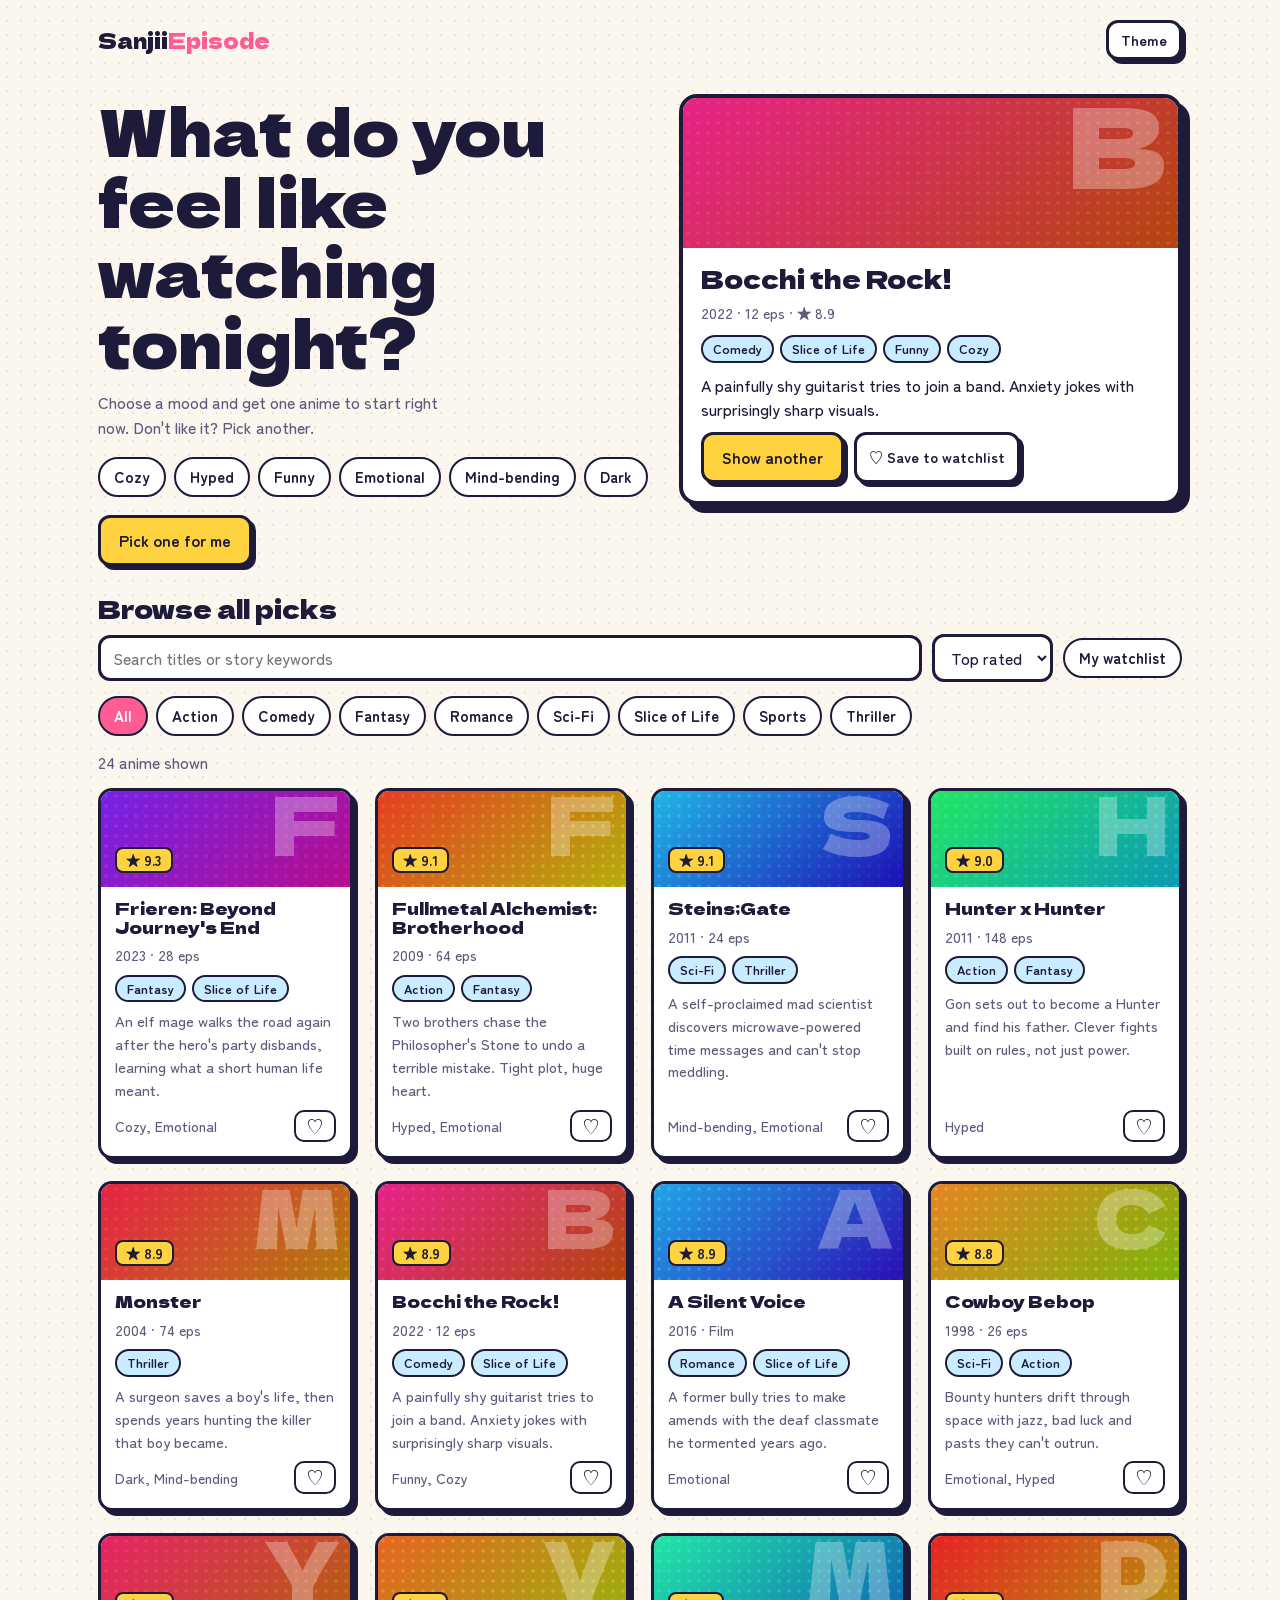
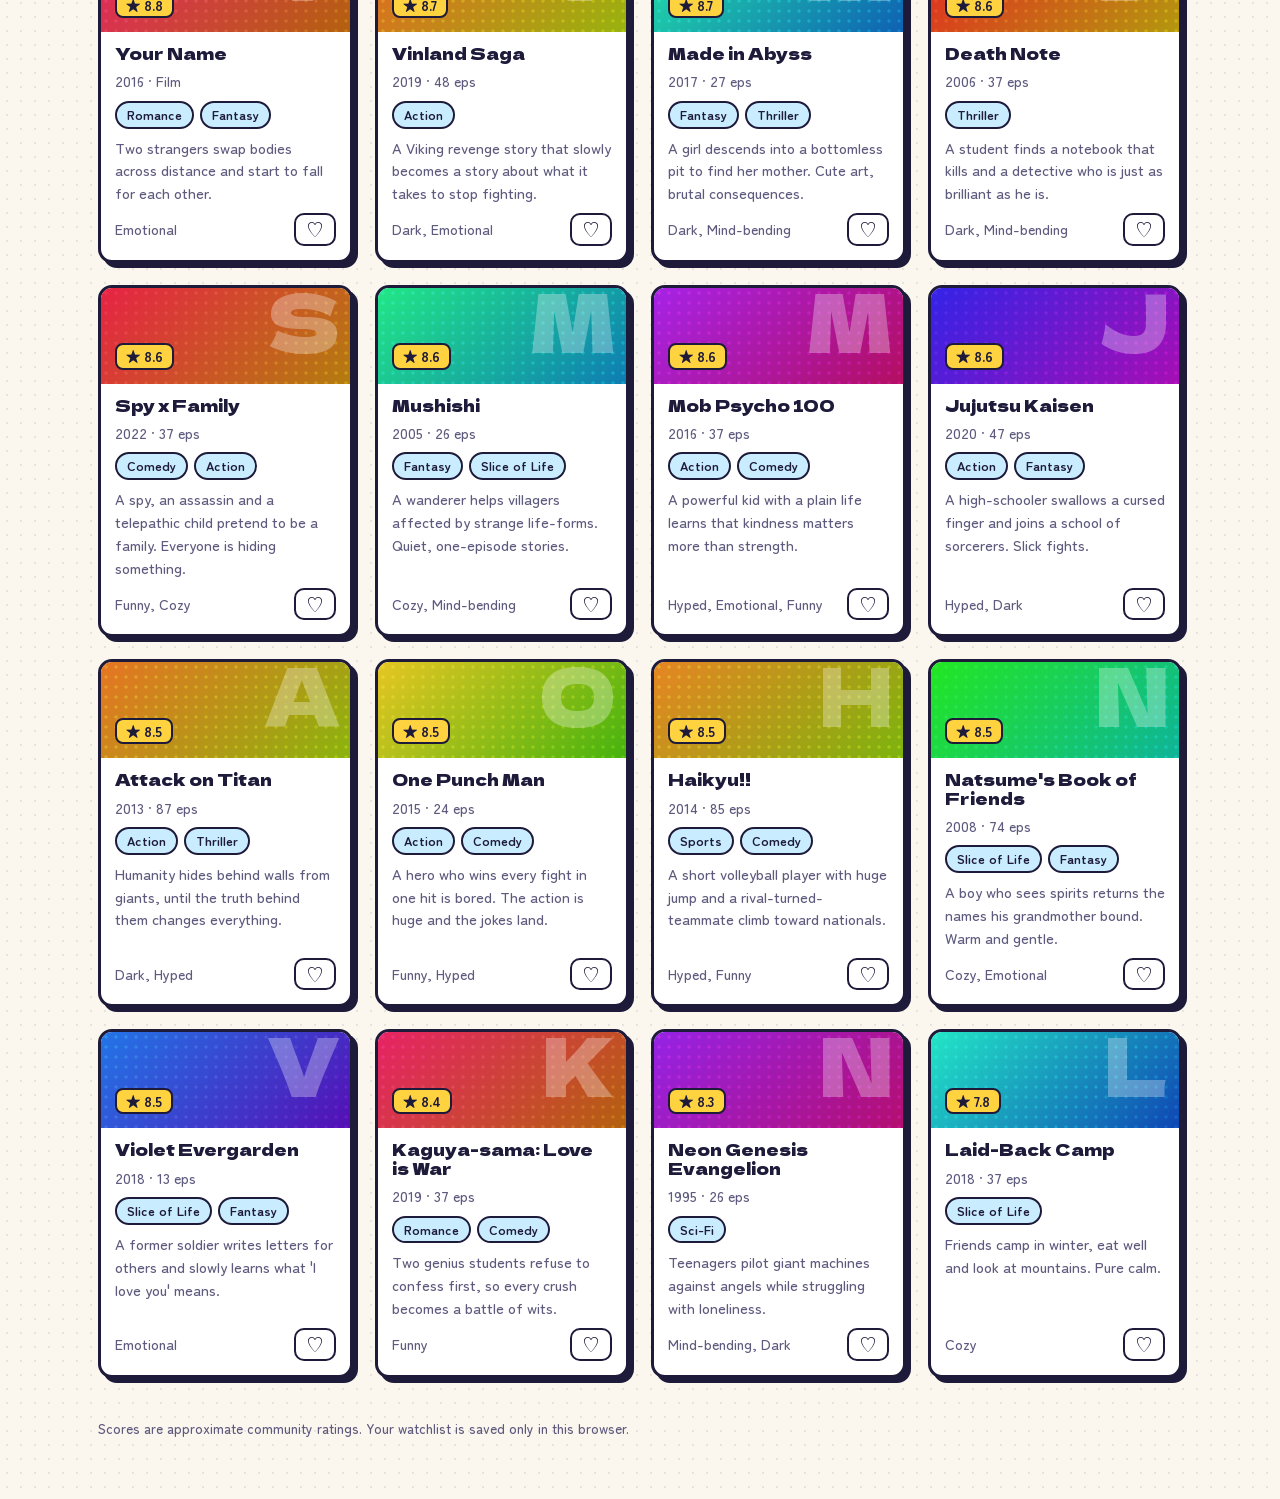
<file: index.html>
<!doctype html>
<html lang="en">
  <head>
    <meta charset="utf-8" />
    <meta
      name="viewport"
      content="width=device-width, initial-scale=1, viewport-fit=cover"
    />
    <title>Sanjii Episode – Anime picks for your mood</title>
    <link rel="preconnect" href="https://fonts.googleapis.com" />
    <link
      href="https://fonts.googleapis.com/css2?family=Dela+Gothic+One&family=Zen+Maru+Gothic:wght@400;500;700&display=swap"
      rel="stylesheet"
    />
    <link rel="stylesheet" href="style.css" />
  </head>
  <body>
    <div class="wrap">
      <header>
        <div class="logo">Sanjii<span>Episode</span></div>
        <button
          class="btn small"
          id="theme"
          aria-label="Toggle light and dark theme"
        >
          Theme
        </button>
      </header>

      <section class="hero">
        <div>
          <h1>What do you feel like watching tonight?</h1>
          <p class="lead">
            Choose a mood and get one anime to start right now. Don't like it?
            Pick another.
          </p>
          <div class="chips" id="moods" role="group" aria-label="Moods"></div>
          <p style="margin: 18px 0 0">
            <button class="btn" id="roll">Pick one for me</button>
          </p>
        </div>
        <article class="pick" id="pick" aria-live="polite"></article>
      </section>

      <section>
        <h2 style="font-size: 1.6rem; margin-bottom: 12px">Browse all picks</h2>
        <div class="tools">
          <input
            id="q"
            type="search"
            placeholder="Search titles or story keywords"
            aria-label="Search anime"
          />
          <select id="sort" aria-label="Sort by">
            <option value="score">Top rated</option>
            <option value="year">Newest</option>
            <option value="eps">Shortest</option>
            <option value="title">A to Z</option>
          </select>
          <button class="chip" id="onlyFav" aria-pressed="false">
            My watchlist
          </button>
        </div>
        <div
          class="chips"
          id="genres"
          role="group"
          aria-label="Genres"
          style="margin-bottom: 14px"
        ></div>
        <p class="count" id="count"></p>
        <div class="grid" id="grid"></div>
      </section>

      <footer>
        Scores are approximate community ratings. Your watchlist is saved only
        in this browser.
      </footer>
    </div>

    <script src="app.js"></script>
  </body>
</html>
</file>
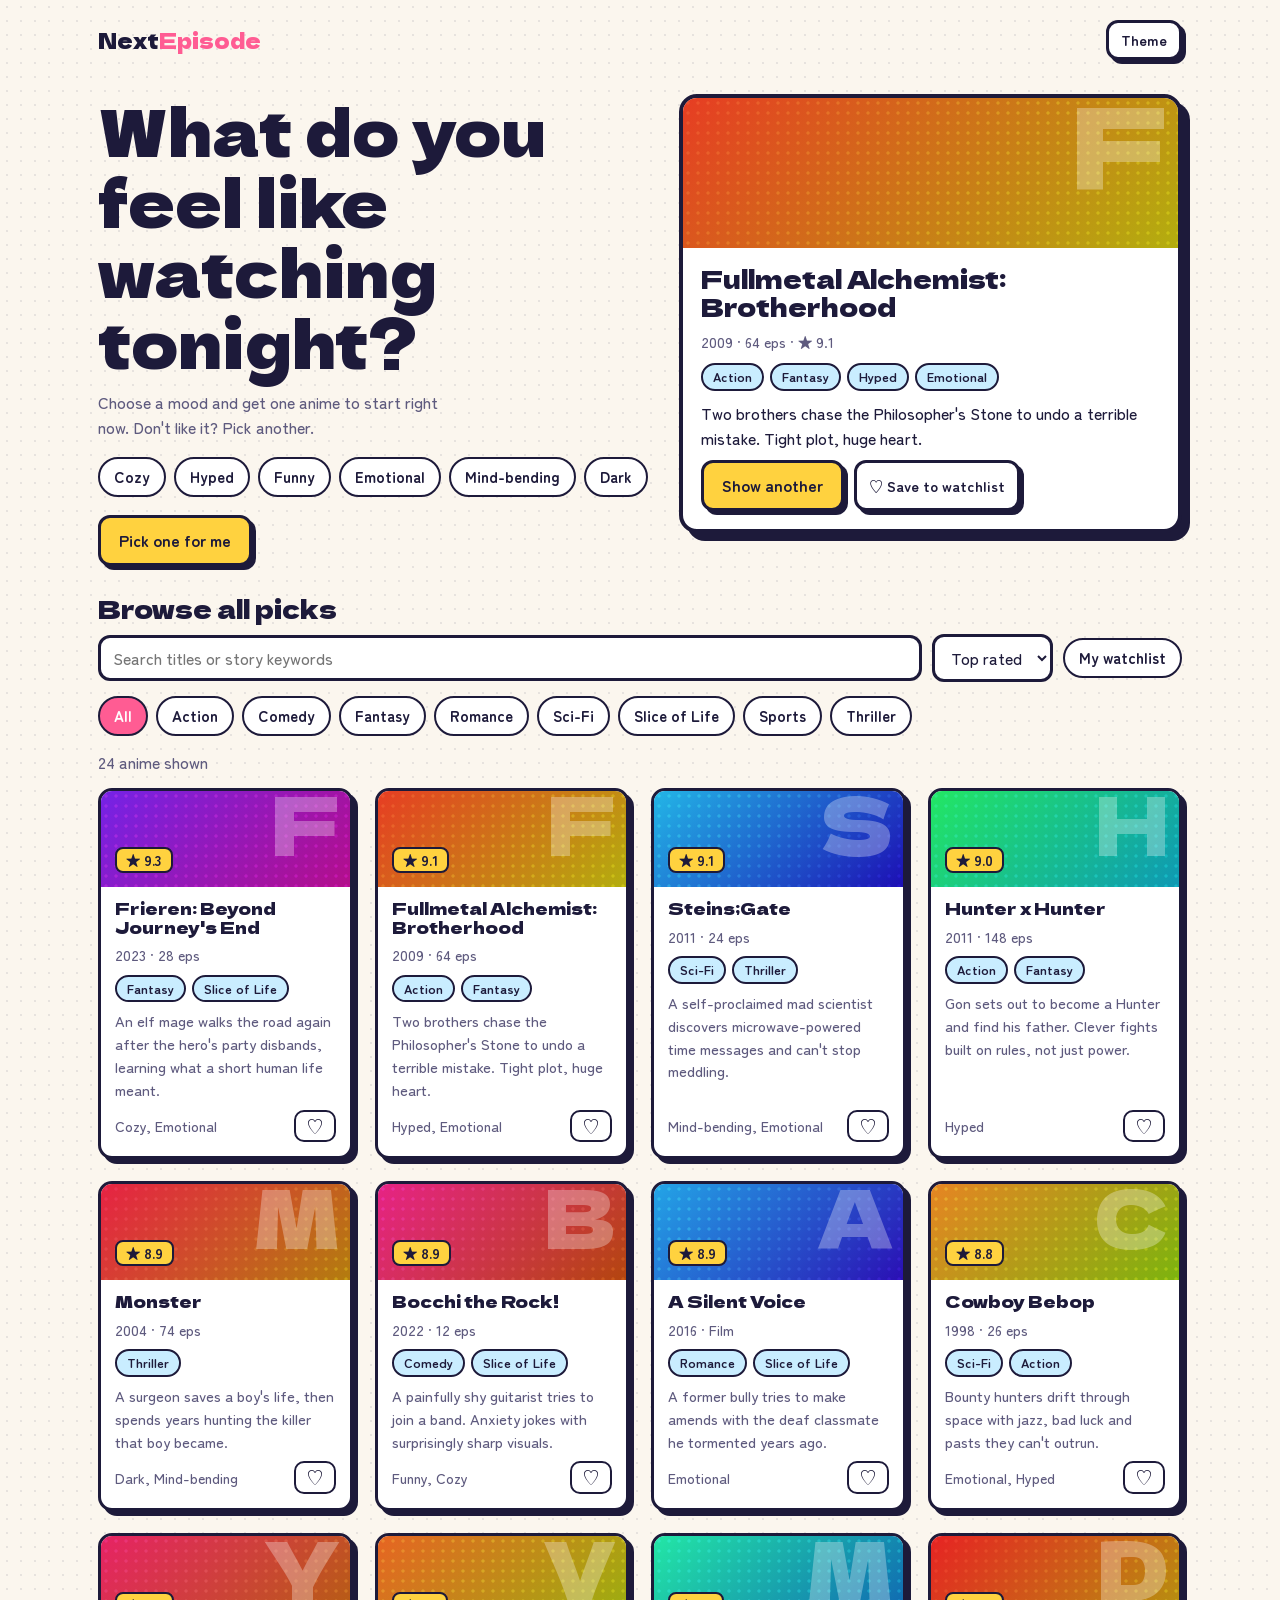
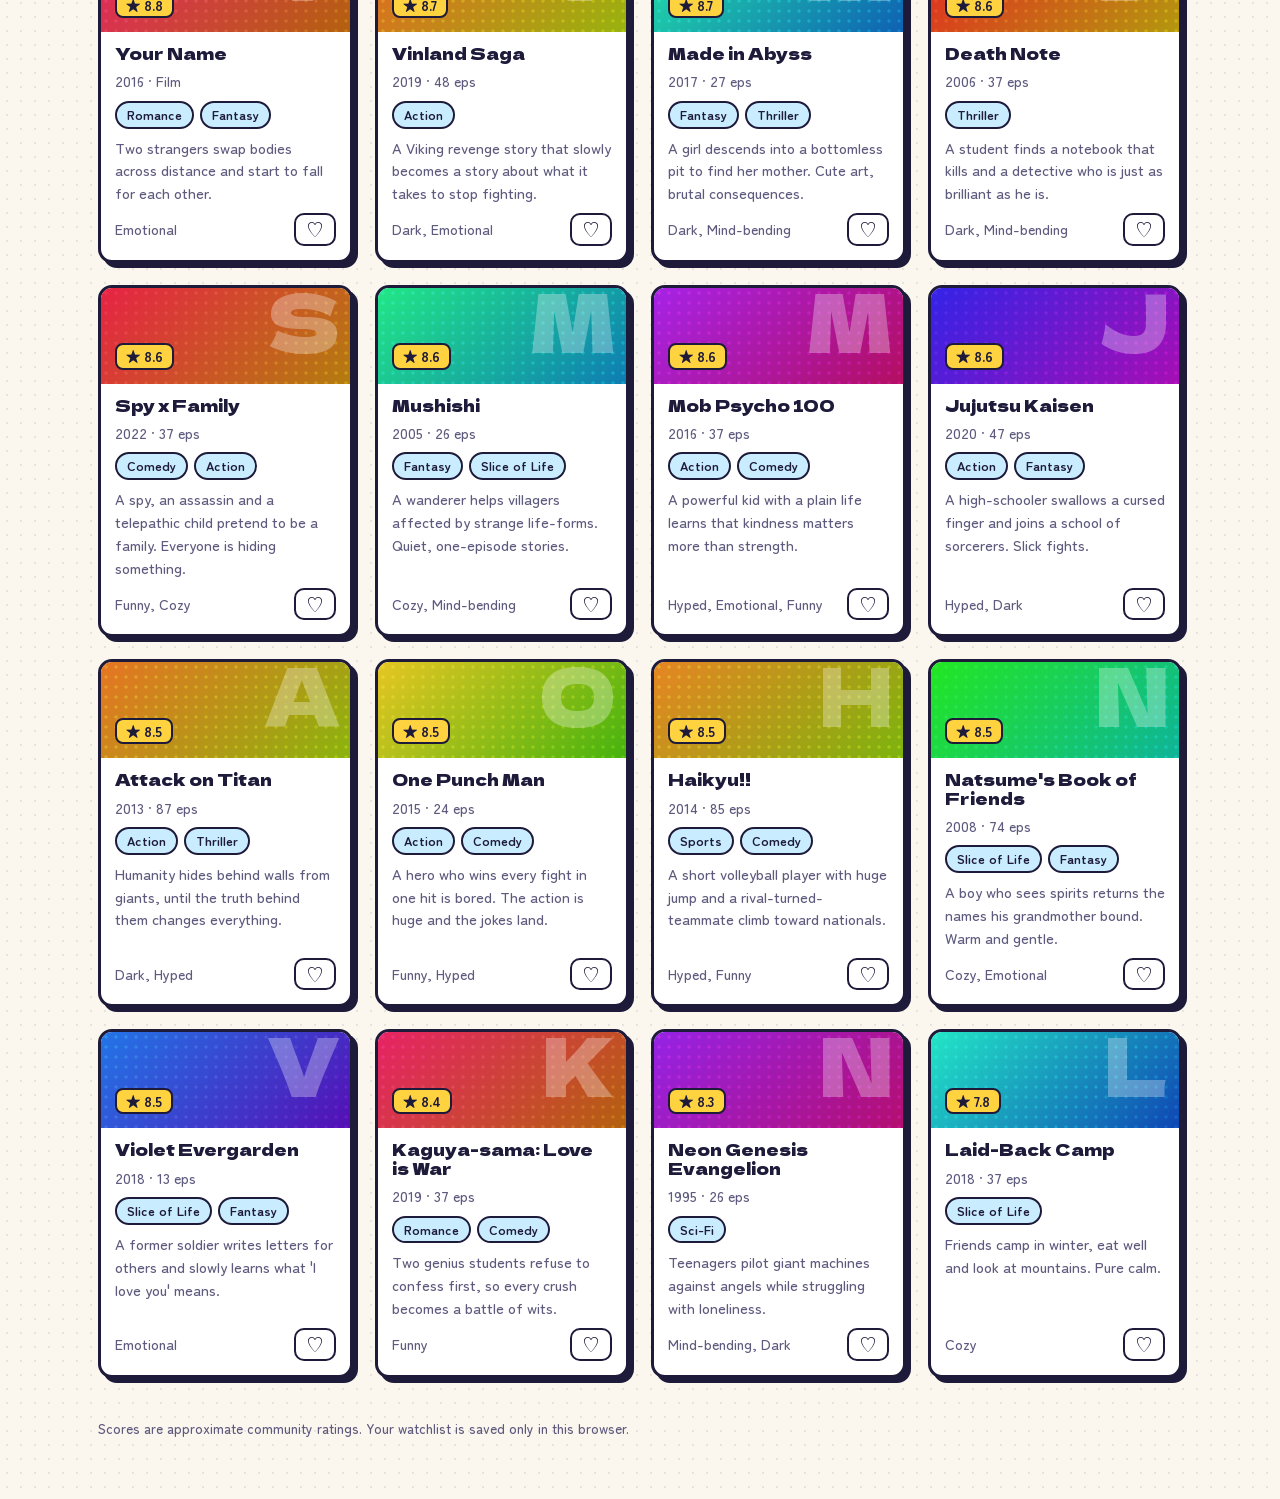
<file: anime-picker.html>
<!DOCTYPE html>
<html lang="en">
<head>
<meta charset="utf-8">
<meta name="viewport" content="width=device-width, initial-scale=1, viewport-fit=cover">
<title>Next Episode – Anime picks for your mood</title>
<link rel="preconnect" href="https://fonts.googleapis.com">
<link href="https://fonts.googleapis.com/css2?family=Dela+Gothic+One&family=Zen+Maru+Gothic:wght@400;500;700&display=swap" rel="stylesheet">
<style>
:root{--bg:#fbf6ee;--ink:#1d1a3a;--card:#fff;--muted:#5e5a7e;--pink:#ff5c93;--sky:#4cc3ff;--sun:#ffd23f;--shadow:#1d1a3a;
box-sizing:border-box;padding-top:env(safe-area-inset-top,0px);padding-bottom:env(safe-area-inset-bottom,0px)}
@media (prefers-color-scheme:dark){:root:not([data-theme="light"]){--bg:#181533;--ink:#f4efff;--card:#25214a;--muted:#b4aedb;--shadow:#000}}
:root[data-theme="dark"]{--bg:#181533;--ink:#f4efff;--card:#25214a;--muted:#b4aedb;--shadow:#000}
html{scroll-padding-top:env(safe-area-inset-top,0px)}
*{box-sizing:border-box}
body{margin:0;background:var(--bg);color:var(--ink);font:500 16px/1.55 "Zen Maru Gothic",system-ui,sans-serif;
background-image:radial-gradient(color-mix(in srgb,var(--ink) 9%,transparent) 1.2px,transparent 1.4px);background-size:14px 14px}
h1,h2,h3{font-family:"Dela Gothic One","Arial Black",Impact,sans-serif;font-weight:400;margin:0;line-height:1.1}
.wrap{max-width:1120px;margin:0 auto;padding:20px 18px 60px}
header{display:flex;justify-content:space-between;align-items:center;gap:12px}
.logo{font-family:"Dela Gothic One","Arial Black",sans-serif;font-size:1.3rem}
.logo span{color:var(--pink)}
button{font:inherit;color:inherit;cursor:pointer}
:focus-visible{outline:3px solid var(--sky);outline-offset:2px}
.btn{border:3px solid var(--ink);background:var(--sun);color:#1d1a3a;font-weight:700;padding:10px 18px;border-radius:12px;box-shadow:4px 4px 0 var(--shadow);transition:transform .12s,box-shadow .12s}
.btn:active{transform:translate(3px,3px);box-shadow:1px 1px 0 var(--shadow)}
.btn.small{padding:6px 12px;font-size:.9rem;background:var(--card);color:var(--ink)}
.hero{margin:34px 0 28px;display:grid;grid-template-columns:1.1fr 1fr;gap:28px;align-items:start}
.hero h1{font-size:clamp(2.2rem,6vw,4rem)}
.hero p.lead{color:var(--muted);max-width:44ch;margin:14px 0 18px}
.chips{display:flex;flex-wrap:wrap;gap:8px}
.chip{border:2.5px solid var(--ink);background:var(--card);padding:6px 14px;border-radius:99px;font-weight:700;font-size:.95rem;transition:background .12s}
.chip[aria-pressed="true"]{background:var(--pink);color:#fff}
.pick{border:4px solid var(--ink);border-radius:18px;background:var(--card);box-shadow:8px 8px 0 var(--shadow);overflow:hidden;min-height:340px;display:flex;flex-direction:column}
.art{position:relative;display:flex;align-items:flex-end;padding:14px;color:#fff;overflow:hidden}
.art::before{content:"";position:absolute;inset:0;background:radial-gradient(rgba(255,255,255,.28) 1.5px,transparent 1.7px) 0 0/10px 10px;mix-blend-mode:overlay}
.art b{position:absolute;right:10px;top:-14px;font:400 7rem/1 "Dela Gothic One","Arial Black",sans-serif;opacity:.3}
.pick .art{height:150px}
.pick .body{padding:16px 18px 18px;display:flex;flex-direction:column;gap:10px;flex:1}
.pick h2{font-size:1.6rem}
.meta{color:var(--muted);font-size:.9rem}
.tags{display:flex;flex-wrap:wrap;gap:6px}
.tag{font-size:.8rem;font-weight:700;padding:2px 10px;border-radius:99px;background:color-mix(in srgb,var(--sky) 30%,transparent);border:2px solid var(--ink)}
.actions{margin-top:auto;display:flex;gap:10px;flex-wrap:wrap}
.tools{display:flex;flex-wrap:wrap;gap:10px;align-items:center;margin:8px 0 14px}
.tools input,.tools select{font:inherit;border:3px solid var(--ink);background:var(--card);color:var(--ink);padding:8px 12px;border-radius:12px;min-width:0}
.tools input{flex:1 1 200px}
.count{color:var(--muted);margin:0 0 14px}
.grid{display:grid;grid-template-columns:repeat(auto-fill,minmax(230px,1fr));gap:22px}
.card{border:3px solid var(--ink);border-radius:14px;background:var(--card);box-shadow:5px 5px 0 var(--shadow);display:flex;flex-direction:column;overflow:hidden}
.card .art{height:96px}
.card .art b{font-size:5rem;top:-10px}
.card .art .score{position:relative;font-weight:700;background:var(--sun);color:#1d1a3a;border:2px solid var(--ink);padding:0 9px;border-radius:8px;font-size:.9rem}
.card .body{padding:12px 14px 14px;display:flex;flex-direction:column;gap:8px;flex:1}
.card h3{font-size:1.05rem}
.card p{margin:0;font-size:.92rem;color:var(--muted)}
.card .foot{margin-top:auto;display:flex;justify-content:space-between;align-items:center}
.heart{border:2.5px solid var(--ink);background:var(--card);border-radius:10px;padding:2px 10px;font-size:1.1rem;line-height:1.4}
.heart[aria-pressed="true"]{background:var(--pink);color:#fff}
.empty{border:3px dashed var(--ink);border-radius:14px;padding:30px;text-align:center;color:var(--muted)}
footer{margin-top:40px;color:var(--muted);font-size:.85rem}
@media(max-width:760px){.hero{grid-template-columns:1fr}}
@media(prefers-reduced-motion:reduce){*{transition:none!important}}
@keyframes pop{from{transform:scale(.97) rotate(-.6deg)}to{transform:none}}
.pick.swap{animation:pop .25s}
</style>
</head>
<body>
<div class="wrap">
<header>
  <div class="logo">Next<span>Episode</span></div>
  <button class="btn small" id="theme" aria-label="Toggle light and dark theme">Theme</button>
</header>

<section class="hero">
  <div>
    <h1>What do you feel like watching tonight?</h1>
    <p class="lead">Choose a mood and get one anime to start right now. Don't like it? Pick another.</p>
    <div class="chips" id="moods" role="group" aria-label="Moods"></div>
    <p style="margin:18px 0 0"><button class="btn" id="roll">Pick one for me</button></p>
  </div>
  <article class="pick" id="pick" aria-live="polite"></article>
</section>

<section>
  <h2 style="font-size:1.6rem;margin-bottom:12px">Browse all picks</h2>
  <div class="tools">
    <input id="q" type="search" placeholder="Search titles or story keywords" aria-label="Search anime">
    <select id="sort" aria-label="Sort by">
      <option value="score">Top rated</option>
      <option value="year">Newest</option>
      <option value="eps">Shortest</option>
      <option value="title">A to Z</option>
    </select>
    <button class="chip" id="onlyFav" aria-pressed="false">My watchlist</button>
  </div>
  <div class="chips" id="genres" role="group" aria-label="Genres" style="margin-bottom:14px"></div>
  <p class="count" id="count"></p>
  <div class="grid" id="grid"></div>
</section>

<footer>Scores are approximate community ratings. Your watchlist is saved only in this browser.</footer>
</div>

<script>
// title, year, episodes (1 = film), score, genres, moods, hue, blurb
const D=[
["Frieren: Beyond Journey's End",2023,28,9.3,["Fantasy","Slice of Life"],["Cozy","Emotional"],265,"An elf mage walks the road again after the hero's party disbands, learning what a short human life meant."],
["Fullmetal Alchemist: Brotherhood",2009,64,9.1,["Action","Fantasy"],["Hyped","Emotional"],8,"Two brothers chase the Philosopher's Stone to undo a terrible mistake. Tight plot, huge heart."],
["Steins;Gate",2011,24,9.1,["Sci-Fi","Thriller"],["Mind-bending","Emotional"],195,"A self-proclaimed mad scientist discovers microwave-powered time messages and can't stop meddling."],
["Hunter x Hunter",2011,148,9.0,["Action","Fantasy"],["Hyped"],140,"Gon sets out to become a Hunter and find his father. Clever fights built on rules, not just power."],
["Monster",2004,74,8.9,["Thriller"],["Dark","Mind-bending"],350,"A surgeon saves a boy's life, then spends years hunting the killer that boy became."],
["Bocchi the Rock!",2022,12,8.9,["Comedy","Slice of Life"],["Funny","Cozy"],330,"A painfully shy guitarist tries to join a band. Anxiety jokes with surprisingly sharp visuals."],
["A Silent Voice",2016,1,8.9,["Romance","Slice of Life"],["Emotional"],200,"A former bully tries to make amends with the deaf classmate he tormented years ago."],
["Cowboy Bebop",1998,26,8.8,["Sci-Fi","Action"],["Emotional","Hyped"],30,"Bounty hunters drift through space with jazz, bad luck and pasts they can't outrun."],
["Your Name",2016,1,8.8,["Romance","Fantasy"],["Emotional"],340,"Two strangers swap bodies across distance and start to fall for each other."],
["Vinland Saga",2019,48,8.7,["Action"],["Dark","Emotional"],20,"A Viking revenge story that slowly becomes a story about what it takes to stop fighting."],
["Made in Abyss",2017,27,8.7,["Fantasy","Thriller"],["Dark","Mind-bending"],160,"A girl descends into a bottomless pit to find her mother. Cute art, brutal consequences."],
["Death Note",2006,37,8.6,["Thriller"],["Dark","Mind-bending"],0,"A student finds a notebook that kills and a detective who is just as brilliant as he is."],
["Spy x Family",2022,37,8.6,["Comedy","Action"],["Funny","Cozy"],350,"A spy, an assassin and a telepathic child pretend to be a family. Everyone is hiding something."],
["Mushishi",2005,26,8.6,["Fantasy","Slice of Life"],["Cozy","Mind-bending"],150,"A wanderer helps villagers affected by strange life-forms. Quiet, one-episode stories."],
["Mob Psycho 100",2016,37,8.6,["Action","Comedy"],["Hyped","Emotional","Funny"],280,"A powerful kid with a plain life learns that kindness matters more than strength."],
["Jujutsu Kaisen",2020,47,8.6,["Action","Fantasy"],["Hyped","Dark"],245,"A high-schooler swallows a cursed finger and joins a school of sorcerers. Slick fights."],
["Attack on Titan",2013,87,8.5,["Action","Thriller"],["Dark","Hyped"],25,"Humanity hides behind walls from giants, until the truth behind them changes everything."],
["One Punch Man",2015,24,8.5,["Action","Comedy"],["Funny","Hyped"],50,"A hero who wins every fight in one hit is bored. The action is huge and the jokes land."],
["Haikyu!!",2014,85,8.5,["Sports","Comedy"],["Hyped","Funny"],30,"A short volleyball player with huge jump and a rival-turned-teammate climb toward nationals."],
["Natsume's Book of Friends",2008,74,8.5,["Slice of Life","Fantasy"],["Cozy","Emotional"],120,"A boy who sees spirits returns the names his grandmother bound. Warm and gentle."],
["Violet Evergarden",2018,13,8.5,["Slice of Life","Fantasy"],["Emotional"],215,"A former soldier writes letters for others and slowly learns what 'I love you' means."],
["Kaguya-sama: Love is War",2019,37,8.4,["Romance","Comedy"],["Funny"],340,"Two genius students refuse to confess first, so every crush becomes a battle of wits."],
["Neon Genesis Evangelion",1995,26,8.3,["Sci-Fi"],["Mind-bending","Dark"],275,"Teenagers pilot giant machines against angels while struggling with loneliness."],
["Laid-Back Camp",2018,37,7.8,["Slice of Life"],["Cozy"],170,"Friends camp in winter, eat well and look at mountains. Pure calm."]
];
const MOODS=["Cozy","Hyped","Funny","Emotional","Mind-bending","Dark"];
const GENRES=[...new Set(D.flatMap(d=>d[4]))].sort();
const $=s=>document.querySelector(s);
const st={mood:new Set(),genre:null,fav:false,q:"",sort:"score",favs:new Set()};
try{JSON.parse(localStorage.getItem("ne-favs")||"[]").forEach(x=>st.favs.add(x))}catch(e){}
const save=()=>{try{localStorage.setItem("ne-favs",JSON.stringify([...st.favs]))}catch(e){}};
const esc=s=>s.replace(/[&<>"]/g,c=>({"&":"&amp;","<":"&lt;",">":"&gt;",'"':"&quot;"}[c]));
const bg=h=>`background:linear-gradient(135deg,hsl(${h} 80% 52%),hsl(${(h+50)%360} 85% 38%))`;
const epsTxt=d=>d[2]==1?"Film":d[2]+" eps";

function chips(el,list,isOn,onClick){
  el.innerHTML=list.map(x=>`<button class="chip" aria-pressed="${isOn(x)}" data-v="${esc(x)}">${esc(x)}</button>`).join("");
  el.onclick=e=>{const b=e.target.closest("button");if(b)onClick(b.dataset.v)};
}
function drawChips(){
  chips($("#moods"),MOODS,m=>st.mood.has(m),m=>{st.mood.has(m)?st.mood.delete(m):st.mood.add(m);drawChips();rollPick()});
  chips($("#genres"),["All",...GENRES],g=>(g==="All"?!st.genre:st.genre===g),g=>{st.genre=g==="All"?null:g;drawChips();drawGrid()});
}
let cur=null;
function rollPick(){
  let pool=D.filter(d=>!st.mood.size||[...st.mood].some(m=>d[5].includes(m)));
  if(pool.length>1&&cur)pool=pool.filter(d=>d!==cur);
  cur=pool[Math.floor(Math.random()*pool.length)];
  const d=cur,p=$("#pick");
  p.innerHTML=`<div class="art" style="${bg(d[6])}"><b>${esc(d[0][0])}</b></div>
  <div class="body"><h2>${esc(d[0])}</h2>
  <div class="meta">${d[1]} · ${epsTxt(d)} · ★ ${d[3].toFixed(1)}</div>
  <div class="tags">${d[4].concat(d[5]).map(t=>`<span class="tag">${esc(t)}</span>`).join("")}</div>
  <p style="margin:0">${esc(d[2]?d[7]:"")}</p>
  <div class="actions"><button class="btn" id="again">Show another</button>
  <button class="btn small" id="saveP" aria-pressed="${st.favs.has(d[0])}">${st.favs.has(d[0])?"♥ Saved":"♡ Save to watchlist"}</button></div></div>`;
  p.classList.remove("swap");void p.offsetWidth;p.classList.add("swap");
  $("#again").onclick=rollPick;
  $("#saveP").onclick=()=>{toggleFav(d[0]);rollPick.keep=1;showSave()};
}
function showSave(){const b=$("#saveP");if(!b||!cur)return;const on=st.favs.has(cur[0]);b.textContent=on?"♥ Saved":"♡ Save to watchlist";b.setAttribute("aria-pressed",on)}
function toggleFav(t){st.favs.has(t)?st.favs.delete(t):st.favs.add(t);save();drawGrid();showSave()}
function drawGrid(){
  const q=st.q.trim().toLowerCase();
  let list=D.filter(d=>(!st.genre||d[4].includes(st.genre))&&(!st.fav||st.favs.has(d[0]))&&(!q||(d[0]+" "+d[7]+" "+d[4].join(" ")+" "+d[5].join(" ")).toLowerCase().includes(q)));
  const s=st.sort;
  list.sort((a,b)=>s==="score"?b[3]-a[3]:s==="year"?b[1]-a[1]:s==="eps"?a[2]-b[2]:a[0].localeCompare(b[0]));
  $("#count").textContent=`${list.length} ${list.length===1?"anime":"anime"} shown`;
  $("#grid").innerHTML=list.length?list.map(d=>`<article class="card"><div class="art" style="${bg(d[6])}"><b>${esc(d[0][0])}</b><span class="score">★ ${d[3].toFixed(1)}</span></div>
  <div class="body"><h3>${esc(d[0])}</h3><div class="meta">${d[1]} · ${epsTxt(d)}</div>
  <div class="tags">${d[4].map(t=>`<span class="tag">${esc(t)}</span>`).join("")}</div>
  <p>${esc(d[7])}</p>
  <div class="foot"><span class="meta">${d[5].join(", ")}</span>
  <button class="heart" data-t="${esc(d[0])}" aria-pressed="${st.favs.has(d[0])}" aria-label="${st.favs.has(d[0])?"Remove from":"Add to"} watchlist: ${esc(d[0])}">${st.favs.has(d[0])?"♥":"♡"}</button></div></div></article>`).join(""):
  `<div class="empty" style="grid-column:1/-1">${st.fav?"Your watchlist is empty. Tap ♡ on any card to save it.":"No matches. Try a different word or clear the genre filter."}</div>`;
}
$("#grid").onclick=e=>{const b=e.target.closest(".heart");if(b)toggleFav(b.dataset.t)};
$("#q").oninput=e=>{st.q=e.target.value;drawGrid()};
$("#sort").onchange=e=>{st.sort=e.target.value;drawGrid()};
$("#onlyFav").onclick=e=>{st.fav=!st.fav;e.currentTarget.setAttribute("aria-pressed",st.fav);drawGrid()};
$("#roll").onclick=rollPick;
$("#theme").onclick=()=>{const r=document.documentElement;const dark=r.dataset.theme?r.dataset.theme==="dark":matchMedia("(prefers-color-scheme:dark)").matches;r.dataset.theme=dark?"light":"dark"};
drawChips();drawGrid();rollPick();
</script>
</body>
</html>
</file>
<file: style.css>
:root{--bg:#fbf6ee;--ink:#1d1a3a;--card:#fff;--muted:#5e5a7e;--pink:#ff5c93;--sky:#4cc3ff;--sun:#ffd23f;--shadow:#1d1a3a;
box-sizing:border-box;padding-top:env(safe-area-inset-top,0px);padding-bottom:env(safe-area-inset-bottom,0px)}
@media (prefers-color-scheme:dark){:root:not([data-theme="light"]){--bg:#181533;--ink:#f4efff;--card:#25214a;--muted:#b4aedb;--shadow:#000}}
:root[data-theme="dark"]{--bg:#181533;--ink:#f4efff;--card:#25214a;--muted:#b4aedb;--shadow:#000}
html{scroll-padding-top:env(safe-area-inset-top,0px)}
*{box-sizing:border-box}
body{margin:0;background:var(--bg);color:var(--ink);font:500 16px/1.55 "Zen Maru Gothic",system-ui,sans-serif;
background-image:radial-gradient(color-mix(in srgb,var(--ink) 9%,transparent) 1.2px,transparent 1.4px);background-size:14px 14px}
h1,h2,h3{font-family:"Dela Gothic One","Arial Black",Impact,sans-serif;font-weight:400;margin:0;line-height:1.1}
.wrap{max-width:1120px;margin:0 auto;padding:20px 18px 60px}
header{display:flex;justify-content:space-between;align-items:center;gap:12px}
.logo{font-family:"Dela Gothic One","Arial Black",sans-serif;font-size:1.3rem}
.logo span{color:var(--pink)}
button{font:inherit;color:inherit;cursor:pointer}
:focus-visible{outline:3px solid var(--sky);outline-offset:2px}
.btn{border:3px solid var(--ink);background:var(--sun);color:#1d1a3a;font-weight:700;padding:10px 18px;border-radius:12px;box-shadow:4px 4px 0 var(--shadow);transition:transform .12s,box-shadow .12s}
.btn:active{transform:translate(3px,3px);box-shadow:1px 1px 0 var(--shadow)}
.btn.small{padding:6px 12px;font-size:.9rem;background:var(--card);color:var(--ink)}
.hero{margin:34px 0 28px;display:grid;grid-template-columns:1.1fr 1fr;gap:28px;align-items:start}
.hero h1{font-size:clamp(2.2rem,6vw,4rem)}
.hero p.lead{color:var(--muted);max-width:44ch;margin:14px 0 18px}
.chips{display:flex;flex-wrap:wrap;gap:8px}
.chip{border:2.5px solid var(--ink);background:var(--card);padding:6px 14px;border-radius:99px;font-weight:700;font-size:.95rem;transition:background .12s}
.chip[aria-pressed="true"]{background:var(--pink);color:#fff}
.pick{border:4px solid var(--ink);border-radius:18px;background:var(--card);box-shadow:8px 8px 0 var(--shadow);overflow:hidden;min-height:340px;display:flex;flex-direction:column}
.art{position:relative;display:flex;align-items:flex-end;padding:14px;color:#fff;overflow:hidden}
.art::before{content:"";position:absolute;inset:0;background:radial-gradient(rgba(255,255,255,.28) 1.5px,transparent 1.7px) 0 0/10px 10px;mix-blend-mode:overlay}
.art b{position:absolute;right:10px;top:-14px;font:400 7rem/1 "Dela Gothic One","Arial Black",sans-serif;opacity:.3}
.pick .art{height:150px}
.pick .body{padding:16px 18px 18px;display:flex;flex-direction:column;gap:10px;flex:1}
.pick h2{font-size:1.6rem}
.meta{color:var(--muted);font-size:.9rem}
.tags{display:flex;flex-wrap:wrap;gap:6px}
.tag{font-size:.8rem;font-weight:700;padding:2px 10px;border-radius:99px;background:color-mix(in srgb,var(--sky) 30%,transparent);border:2px solid var(--ink)}
.actions{margin-top:auto;display:flex;gap:10px;flex-wrap:wrap}
.tools{display:flex;flex-wrap:wrap;gap:10px;align-items:center;margin:8px 0 14px}
.tools input,.tools select{font:inherit;border:3px solid var(--ink);background:var(--card);color:var(--ink);padding:8px 12px;border-radius:12px;min-width:0}
.tools input{flex:1 1 200px}
.count{color:var(--muted);margin:0 0 14px}
.grid{display:grid;grid-template-columns:repeat(auto-fill,minmax(230px,1fr));gap:22px}
.card{border:3px solid var(--ink);border-radius:14px;background:var(--card);box-shadow:5px 5px 0 var(--shadow);display:flex;flex-direction:column;overflow:hidden}
.card .art{height:96px}
.card .art b{font-size:5rem;top:-10px}
.card .art .score{position:relative;font-weight:700;background:var(--sun);color:#1d1a3a;border:2px solid var(--ink);padding:0 9px;border-radius:8px;font-size:.9rem}
.card .body{padding:12px 14px 14px;display:flex;flex-direction:column;gap:8px;flex:1}
.card h3{font-size:1.05rem}
.card p{margin:0;font-size:.92rem;color:var(--muted)}
.card .foot{margin-top:auto;display:flex;justify-content:space-between;align-items:center}
.heart{border:2.5px solid var(--ink);background:var(--card);border-radius:10px;padding:2px 10px;font-size:1.1rem;line-height:1.4}
.heart[aria-pressed="true"]{background:var(--pink);color:#fff}
.empty{border:3px dashed var(--ink);border-radius:14px;padding:30px;text-align:center;color:var(--muted)}
footer{margin-top:40px;color:var(--muted);font-size:.85rem}
@media(max-width:760px){.hero{grid-template-columns:1fr}}
@media(prefers-reduced-motion:reduce){*{transition:none!important}}
@keyframes pop{from{transform:scale(.97) rotate(-.6deg)}to{transform:none}}
.pick.swap{animation:pop .25s}
</file>
